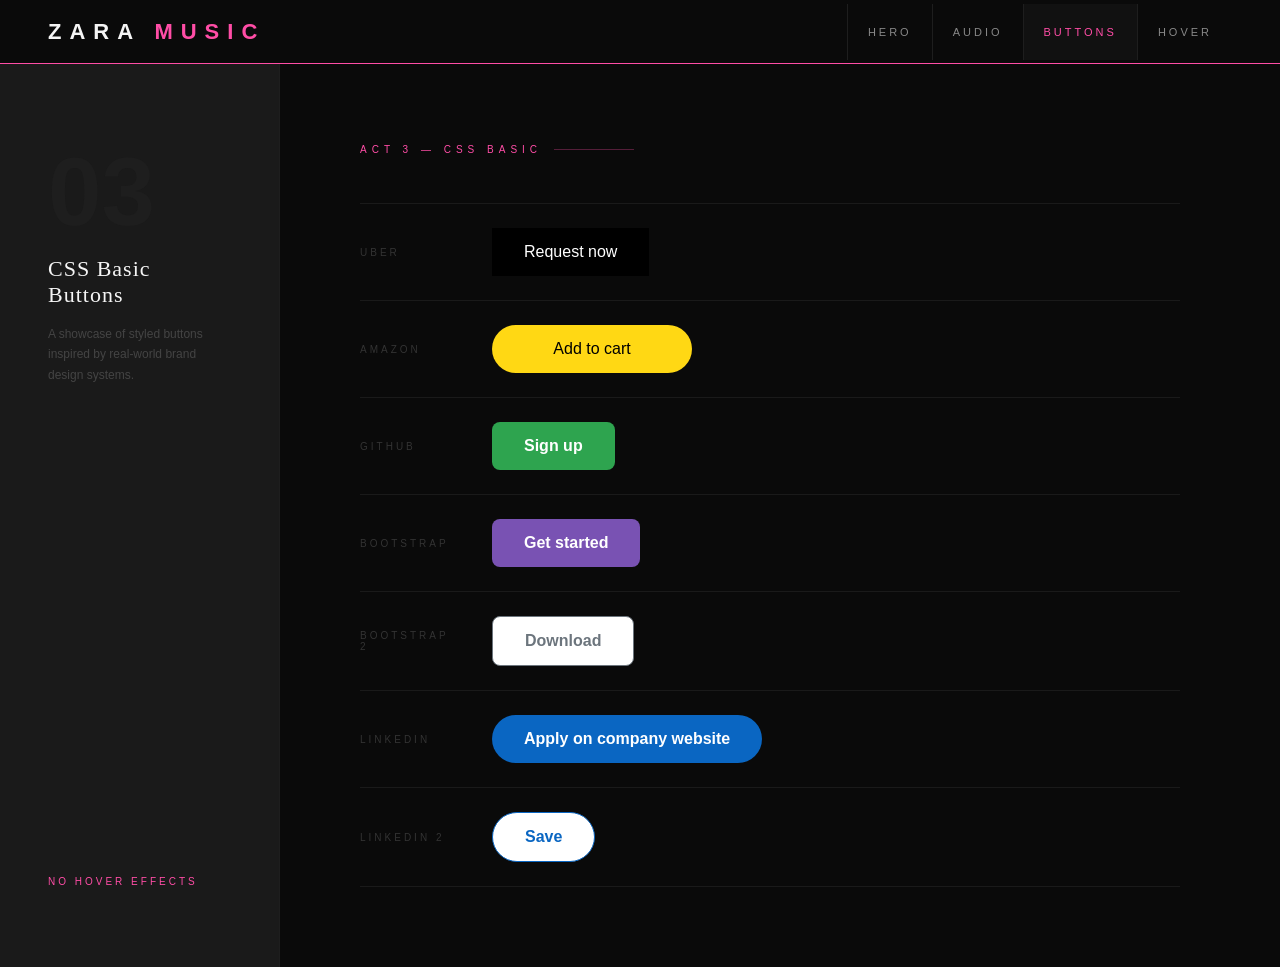
<file: act  2.html>
<!DOCTYPE html>
<html>
<head>
    <title>Act 3 — CSS Buttons</title>
    <link rel="icon" href="lany.png" type="image/png">
    <link rel="stylesheet" href="theme.css">
    <style>
        .buttons-page {
            min-height: calc(100vh - 64px);
            display: grid;
            grid-template-columns: 280px 1fr;
        }
        .buttons-sidebar {
            background: var(--gray);
            border-right: 1px solid #1e1e1e;
            padding: 80px 48px;
            display: flex;
            flex-direction: column;
            justify-content: space-between;
        }
        .sidebar-top .act-num {
            font-size: 96px;
            font-weight: 900;
            color: #1e1e1e;
            line-height: 1;
            font-family: Arial, sans-serif;
        }
        .sidebar-top h2 {
            font-size: 22px;
            font-weight: 400;
            color: var(--white);
            margin-top: 16px;
            letter-spacing: 1px;
        }
        .sidebar-top p {
            font-size: 12px;
            color: #444;
            font-family: Arial, sans-serif;
            line-height: 1.7;
            margin-top: 16px;
        }
        .sidebar-bottom {
            font-size: 10px;
            letter-spacing: 3px;
            text-transform: uppercase;
            color: var(--pink);
            font-family: Arial, sans-serif;
        }
        .buttons-main { padding: 80px; padding-right: 100px; }
        .buttons-main .section-label { margin-bottom: 48px; }
        .btn-showcase { display: flex; flex-direction: column; gap: 0; }
        .btn-row {
            display: flex;
            align-items: center;
            padding: 24px 0;
            border-bottom: 1px solid #1a1a1a;
            gap: 32px;
        }
        .btn-row:first-child { border-top: 1px solid #1a1a1a; }
        .btn-row-label {
            font-size: 10px;
            letter-spacing: 3px;
            text-transform: uppercase;
            color: #333;
            font-family: Arial, sans-serif;
            width: 100px;
            flex-shrink: 0;
        }
    </style>
</head>
<body>
<nav>
    <div class="nav-logo">Zara <span>Music</span></div>
    <div class="nav-links">
        <a href="act 5.html">Hero</a>
        <a href="act 4.html">Audio</a>
        <a href="act  2.html" class="active">Buttons</a>
        <a href="act 3.html">Hover</a>
    </div>
</nav>

<div class="buttons-page">
    <div class="buttons-sidebar">
        <div class="sidebar-top">
            <div class="act-num">03</div>
            <h2>CSS Basic<br>Buttons</h2>
            <p>A showcase of styled buttons inspired by real-world brand design systems.</p>
        </div>
        <div class="sidebar-bottom">No hover effects</div>
    </div>
    <div class="buttons-main">
        <p class="section-label">Act 3 — CSS Basic</p>
        <div class="btn-showcase">
            <div class="btn-row"><span class="btn-row-label">Uber</span><button class="uberbutton">Request now</button></div>
            <div class="btn-row"><span class="btn-row-label">Amazon</span><button class="amazonbutton">Add to cart</button></div>
            <div class="btn-row"><span class="btn-row-label">GitHub</span><button class="githubbutton">Sign up</button></div>
            <div class="btn-row"><span class="btn-row-label">Bootstrap</span><button class="bootstrapbutton">Get started</button></div>
            <div class="btn-row"><span class="btn-row-label">Bootstrap 2</span><button class="bootstrap2button">Download</button></div>
            <div class="btn-row"><span class="btn-row-label">LinkedIn</span><button class="linkedinbutton">Apply on company website</button></div>
            <div class="btn-row"><span class="btn-row-label">LinkedIn 2</span><button class="linkedin2button">Save</button></div>
        </div>
    </div>
</div>

</body>
</html>
</file>
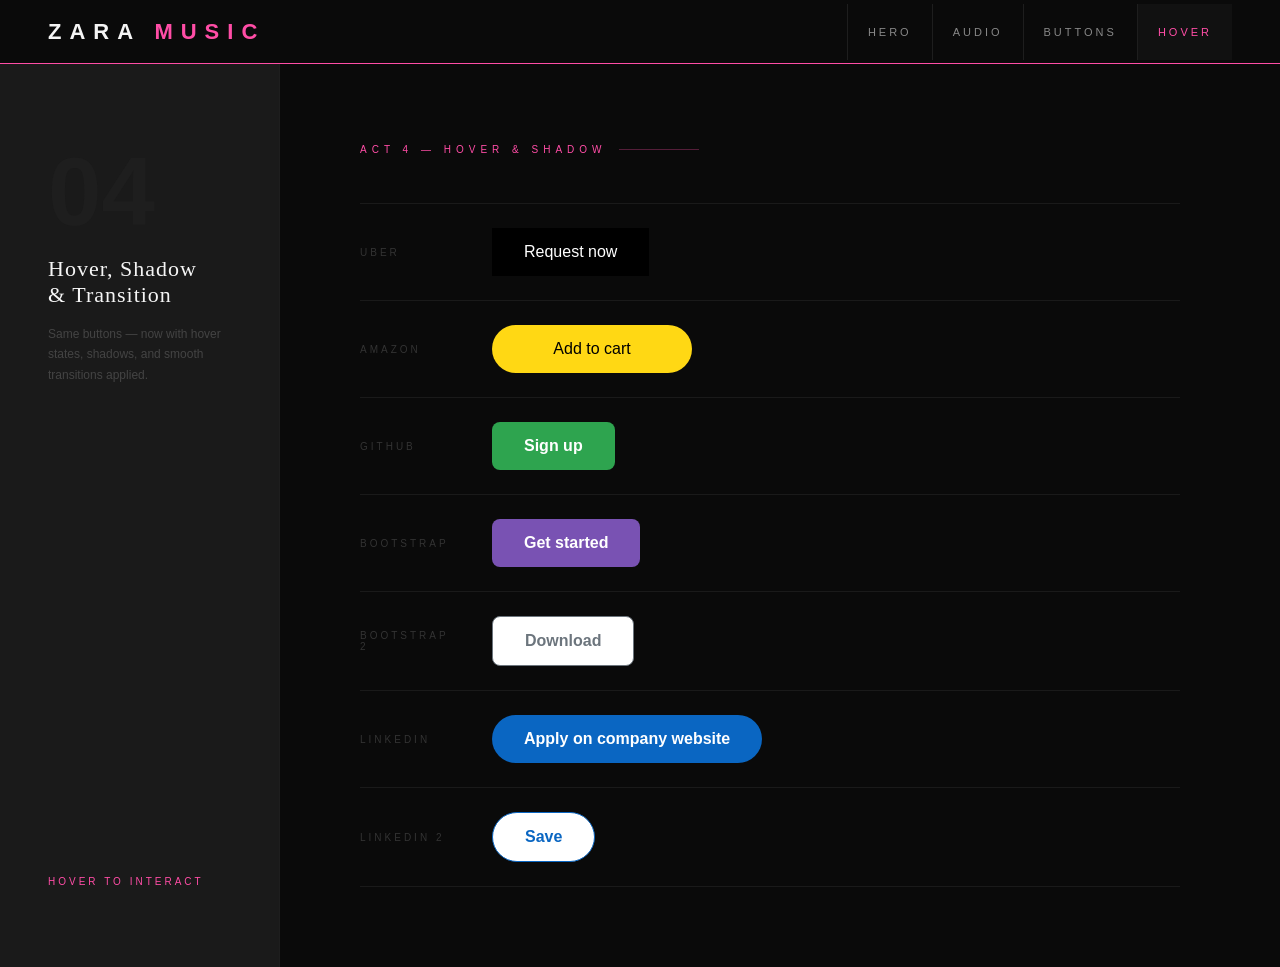
<file: act 3.html>
<!DOCTYPE html>
<html>
<head>
    <title>Act 4 — Hover & Shadow</title>
    <link rel="icon" href="lany.png" type="image/png">
    <link rel="stylesheet" href="theme.css">
    <style>
        .buttons-page {
            min-height: calc(100vh - 64px);
            display: grid;
            grid-template-columns: 280px 1fr;
        }
        .buttons-sidebar {
            background: var(--gray);
            border-right: 1px solid #1e1e1e;
            padding: 80px 48px;
            display: flex;
            flex-direction: column;
            justify-content: space-between;
        }
        .sidebar-top .act-num {
            font-size: 96px;
            font-weight: 900;
            color: #1e1e1e;
            line-height: 1;
            font-family: Arial, sans-serif;
        }
        .sidebar-top h2 {
            font-size: 22px;
            font-weight: 400;
            color: var(--white);
            margin-top: 16px;
            letter-spacing: 1px;
        }
        .sidebar-top p {
            font-size: 12px;
            color: #444;
            font-family: Arial, sans-serif;
            line-height: 1.7;
            margin-top: 16px;
        }
        .sidebar-bottom {
            font-size: 10px;
            letter-spacing: 3px;
            text-transform: uppercase;
            color: var(--pink);
            font-family: Arial, sans-serif;
        }
        .buttons-main { padding: 80px; padding-right: 100px; }
        .buttons-main .section-label { margin-bottom: 48px; }
        .btn-showcase { display: flex; flex-direction: column; gap: 0; }
        .btn-row {
            display: flex;
            align-items: center;
            padding: 24px 0;
            border-bottom: 1px solid #1a1a1a;
            gap: 32px;
        }
        .btn-row:first-child { border-top: 1px solid #1a1a1a; }
        .btn-row-label {
            font-size: 10px;
            letter-spacing: 3px;
            text-transform: uppercase;
            color: #333;
            font-family: Arial, sans-serif;
            width: 100px;
            flex-shrink: 0;
        }
        .uberbutton:hover { background-color: rgba(0,0,0,0.5); transition: background-color 0.5s ease; }
        .amazonbutton:hover { background-color: rgb(207,178,31); transition: background-color 0.5s ease; }
        .githubbutton:hover { box-shadow: 0px 4px 8px rgba(0,0,0,0.3); transition: box-shadow 0.5s ease; }
        .bootstrapbutton:hover { background-color: rgb(75,44,124); transition: background-color 0.5s ease; }
        .bootstrap2button:hover { background-color: rgb(108,117,125); color: white; transition: background-color 0.5s ease; }
        .linkedinbutton:hover { background-color: rgb(19,82,146); transition: background-color 0.5s ease; }
        .linkedin2button:hover { background-color: rgb(76,159,243); border: 3px solid rgb(10,102,194); color: white; }
    </style>
</head>
<body>
<nav>
    <div class="nav-logo">Zara <span>Music</span></div>
    <div class="nav-links">
        <a href="act 5.html">Hero</a>
        <a href="act 4.html">Audio</a>
        <a href="act  2.html">Buttons</a>
        <a href="act 3.html" class="active">Hover</a>
    </div>
</nav>

<div class="buttons-page">
    <div class="buttons-sidebar">
        <div class="sidebar-top">
            <div class="act-num">04</div>
            <h2>Hover, Shadow<br>& Transition</h2>
            <p>Same buttons — now with hover states, shadows, and smooth transitions applied.</p>
        </div>
        <div class="sidebar-bottom">Hover to interact</div>
    </div>
    <div class="buttons-main">
        <p class="section-label">Act 4 — Hover & Shadow</p>
        <div class="btn-showcase">
            <div class="btn-row"><span class="btn-row-label">Uber</span><button class="uberbutton">Request now</button></div>
            <div class="btn-row"><span class="btn-row-label">Amazon</span><button class="amazonbutton">Add to cart</button></div>
            <div class="btn-row"><span class="btn-row-label">GitHub</span><button class="githubbutton">Sign up</button></div>
            <div class="btn-row"><span class="btn-row-label">Bootstrap</span><button class="bootstrapbutton">Get started</button></div>
            <div class="btn-row"><span class="btn-row-label">Bootstrap 2</span><button class="bootstrap2button">Download</button></div>
            <div class="btn-row"><span class="btn-row-label">LinkedIn</span><button class="linkedinbutton">Apply on company website</button></div>
            <div class="btn-row"><span class="btn-row-label">LinkedIn 2</span><button class="linkedin2button">Save</button></div>
        </div>
    </div>
</div>

</body>
</html>
</file>
<file: theme.css>
* { box-sizing: border-box; margin: 0; padding: 0; }

:root {
    --pink: #ff4da6;
    --pink-light: #ff80c0;
    --black: #0a0a0a;
    --white: #f5f5f5;
    --gray: #1a1a1a;
    --mid: #2e2e2e;
}

body {
    font-family: 'Georgia', serif;
    background: var(--black);
    color: var(--white);
    min-height: 100vh;
}

nav {
    position: sticky;
    top: 0;
    z-index: 999;
    background: var(--black);
    border-bottom: 1px solid var(--pink);
    display: flex;
    align-items: center;
    justify-content: space-between;
    padding: 0 48px;
    height: 64px;
}

.nav-logo {
    font-size: 22px;
    font-weight: 900;
    letter-spacing: 8px;
    text-transform: uppercase;
    color: var(--white);
    font-family: Arial, sans-serif;
}

.nav-logo span { color: var(--pink); }

.nav-links { display: flex; gap: 0; }

.nav-links a {
    color: #888;
    text-decoration: none;
    font-size: 11px;
    letter-spacing: 3px;
    text-transform: uppercase;
    font-family: Arial, sans-serif;
    padding: 22px 20px;
    border-left: 1px solid #1e1e1e;
    transition: color 0.2s, background 0.2s;
}

.nav-links a:hover,
.nav-links a.active {
    color: var(--pink);
    background: #111;
}

/* SIDE PAGINATION */
.pagination-bar {
    position: fixed;
    right: 24px;
    top: 50%;
    transform: translateY(-50%);
    display: flex;
    flex-direction: column;
    gap: 10px;
    z-index: 998;
}

.page-btn {
    width: 36px;
    height: 36px;
    background: transparent;
    border: 1px solid #333;
    color: #555;
    font-size: 11px;
    font-family: Arial, sans-serif;
    cursor: pointer;
    transition: all 0.2s;
}

.page-btn:hover,
.page-btn.active {
    background: var(--pink);
    border-color: var(--pink);
    color: var(--black);
}

.page-btn.prev-next {
    width: 36px;
    height: 28px;
    font-size: 14px;
    padding: 0;
}

/* SECTION LABEL */
.section-label {
    font-size: 10px;
    letter-spacing: 5px;
    text-transform: uppercase;
    color: var(--pink);
    font-family: Arial, sans-serif;
    margin-bottom: 20px;
    display: flex;
    align-items: center;
    gap: 12px;
}

.section-label::after {
    content: '';
    flex: 1;
    height: 1px;
    background: var(--pink);
    opacity: 0.3;
    max-width: 80px;
}

/* BUTTON GRID */
.btn-grid { display: flex; flex-wrap: wrap; gap: 16px; }

.uberbutton { background-color: #000; border: none; color: white; padding: 15px 32px; font-size: 16px; cursor: pointer; }
.amazonbutton { background-color: rgb(255,216,20); border: none; color: #000; padding: 15px 32px; font-size: 16px; width: 200px; border-radius: 49px; cursor: pointer; }
.githubbutton { background-color: rgb(46,164,79); border: none; color: white; padding: 15px 32px; font-size: 16px; border-radius: 8px; font-weight: bold; cursor: pointer; }
.bootstrapbutton { background-color: rgb(121,82,179); border: none; color: white; padding: 15px 32px; font-size: 16px; font-weight: bold; border-radius: 8px; cursor: pointer; }
.bootstrap2button { background-color: white; border: 1px solid rgb(108,117,125); color: rgb(108,117,125); padding: 15px 32px; font-size: 16px; font-weight: bold; border-radius: 8px; cursor: pointer; }
.linkedinbutton { background-color: rgb(10,102,194); border: none; color: white; padding: 15px 32px; font-size: 16px; font-weight: bold; border-radius: 49px; cursor: pointer; }
.linkedin2button { background-color: white; border: 1px solid rgb(10,102,194); color: rgb(10,102,194); padding: 15px 32px; font-size: 16px; font-weight: bold; border-radius: 49px; cursor: pointer; }
</file>
